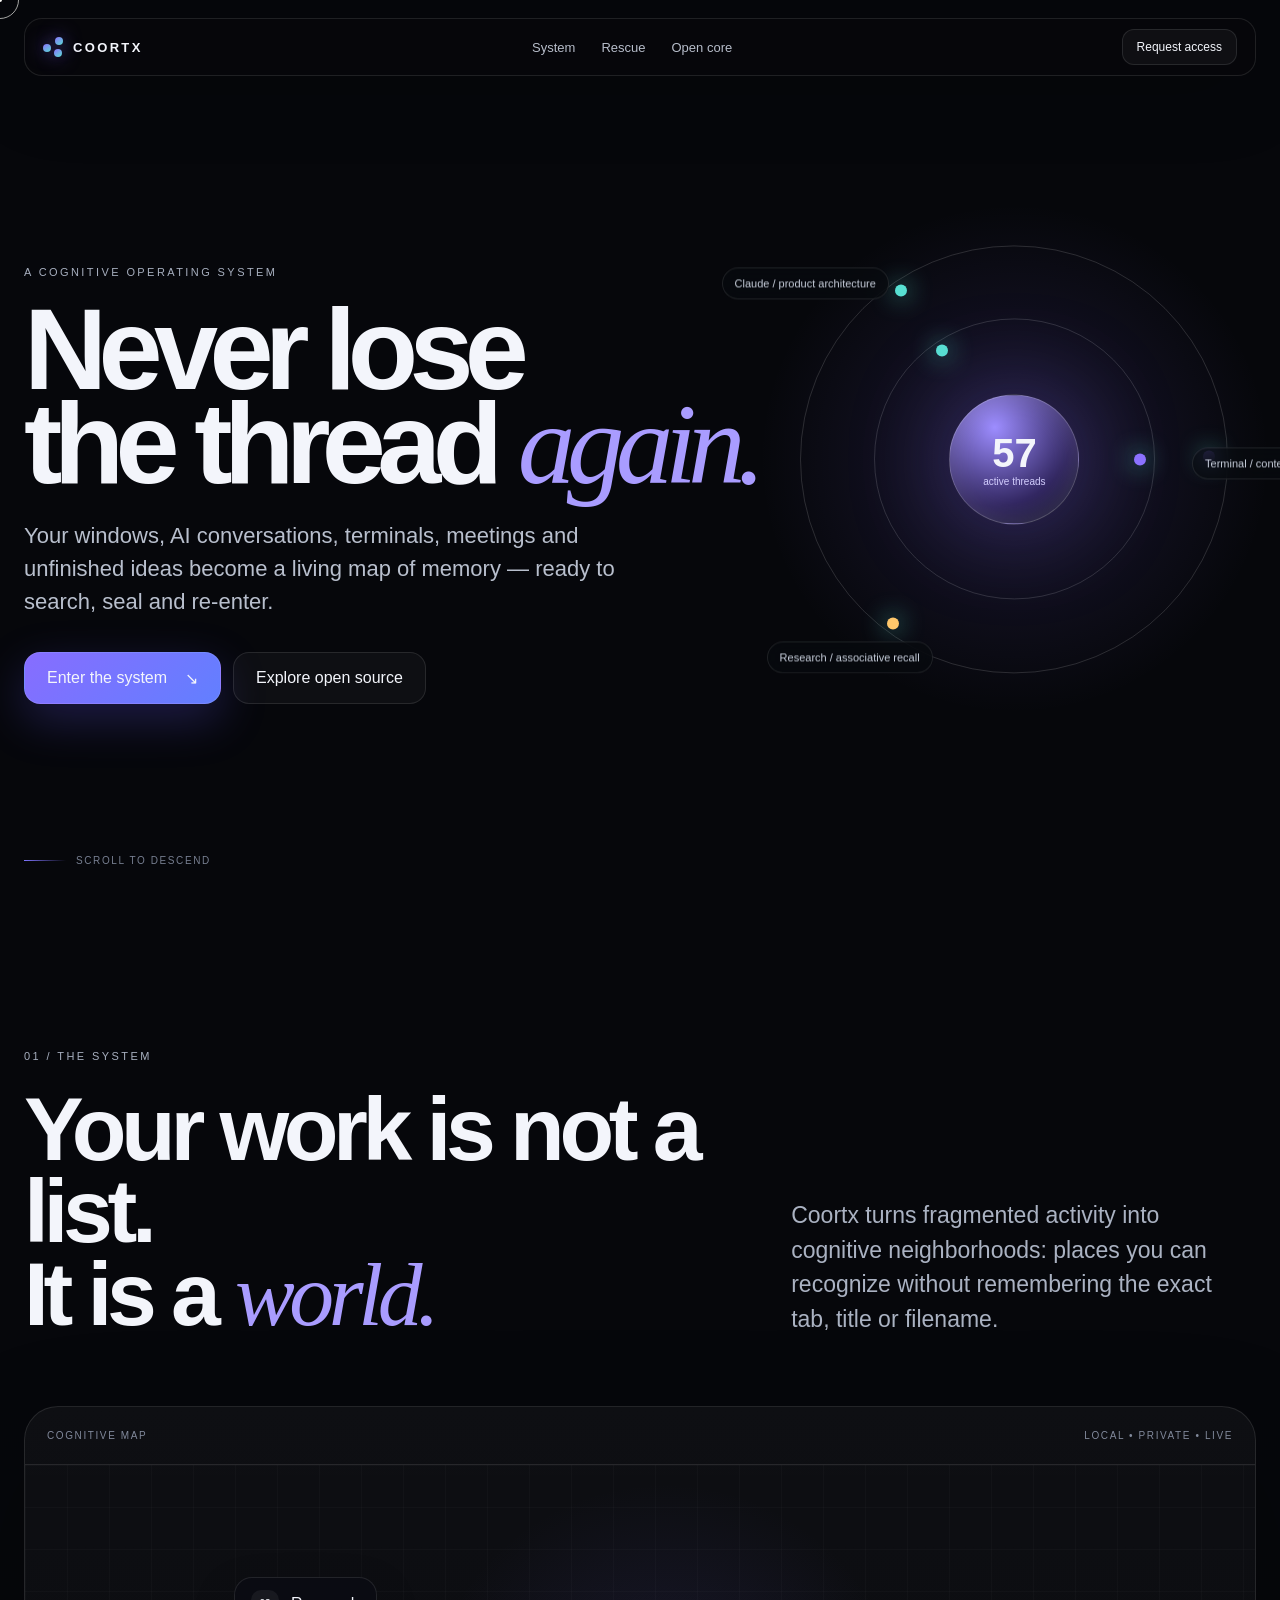
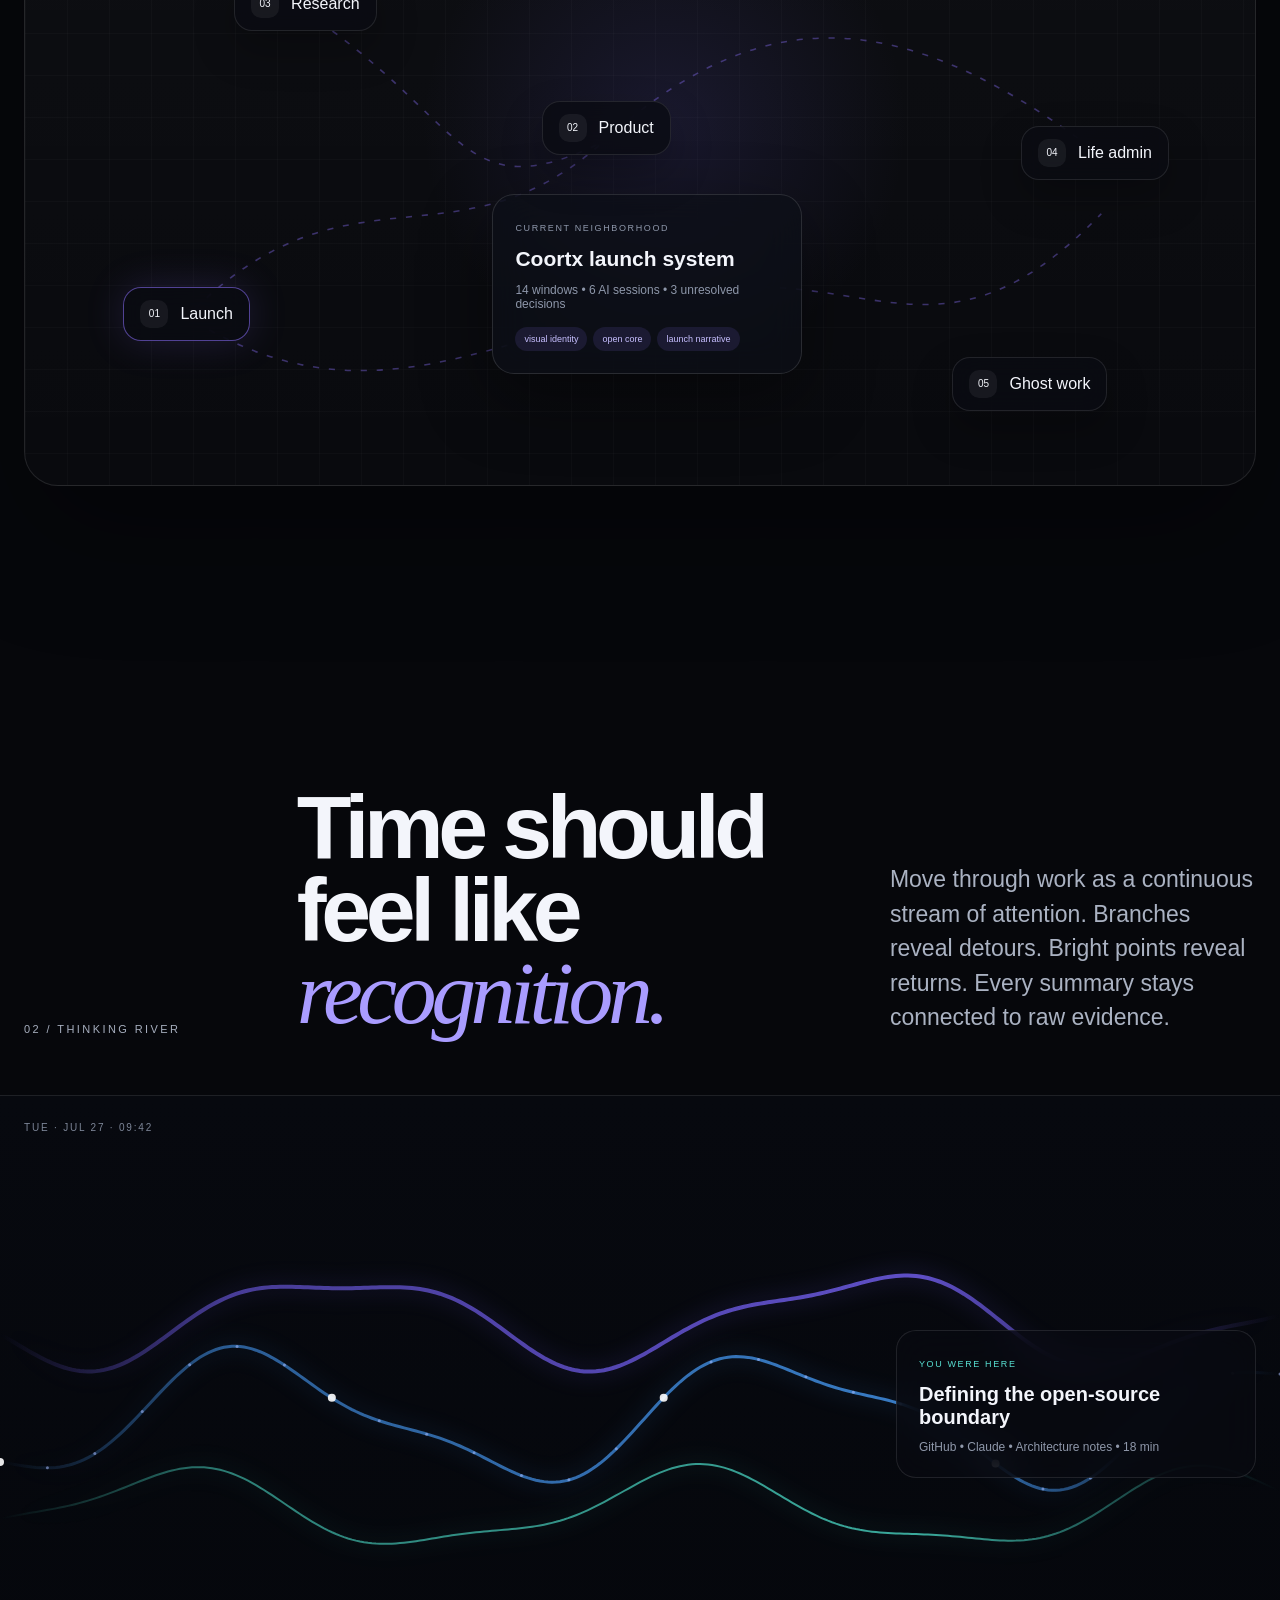
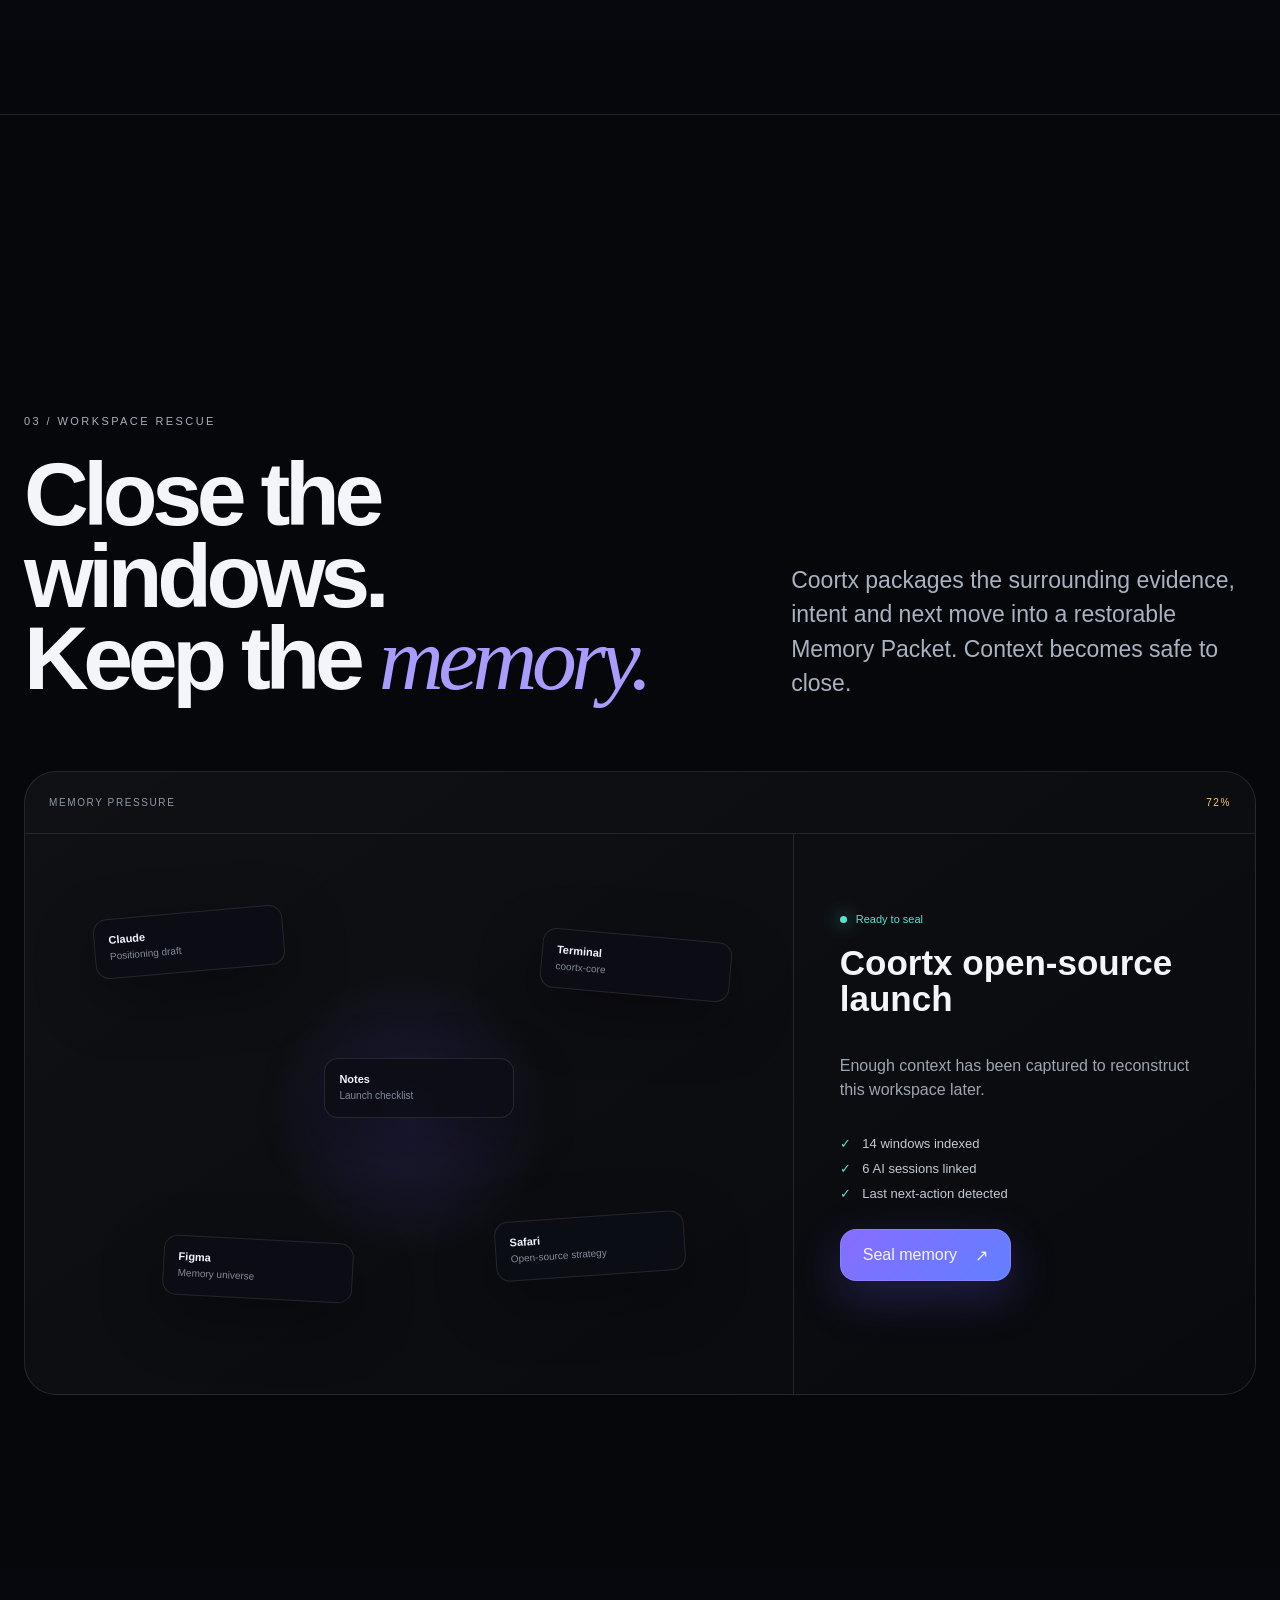
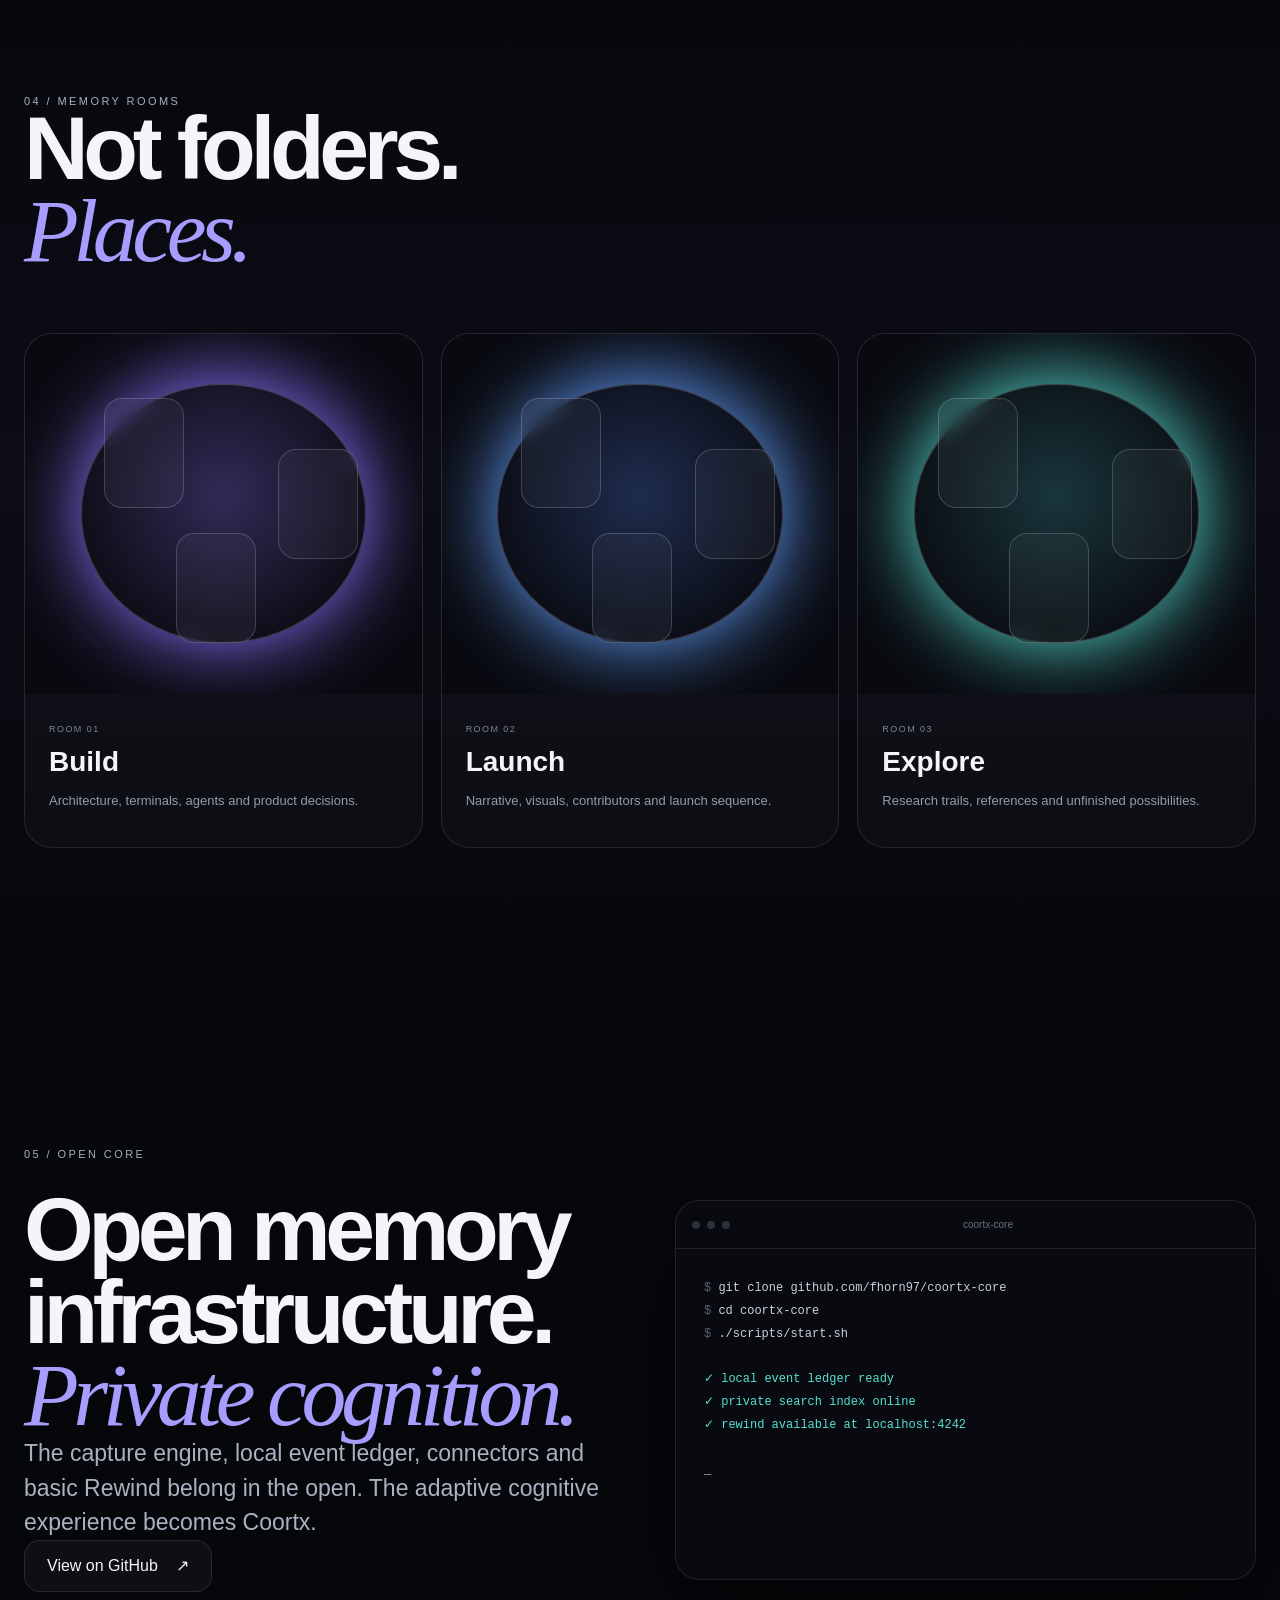
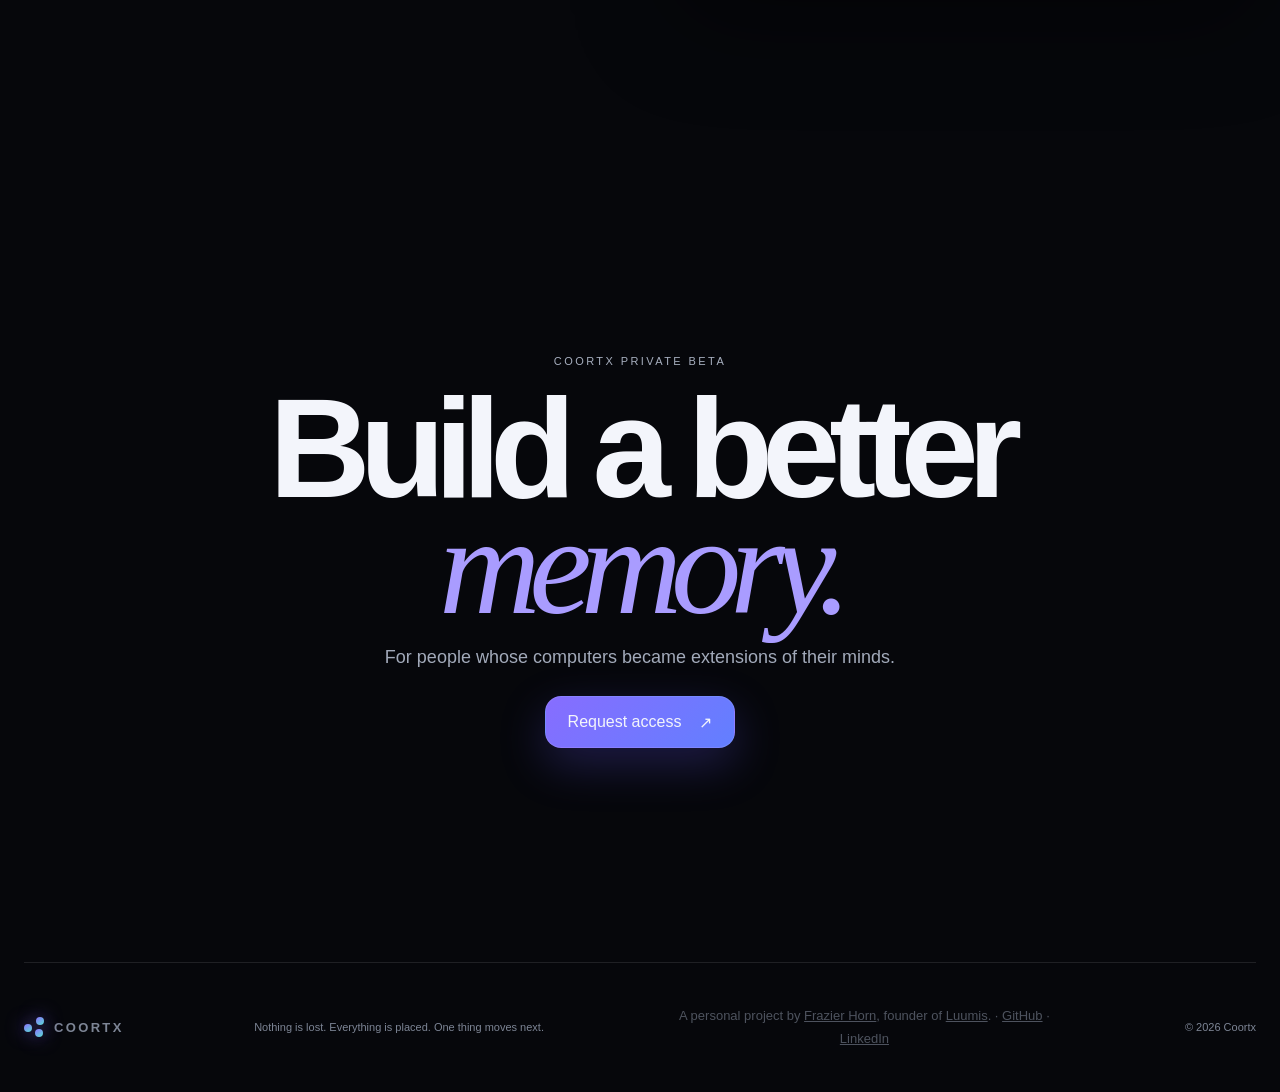
<file: index.html>
<!doctype html>
<html lang="en">
<head>
  <meta charset="utf-8" />
  <meta name="viewport" content="width=device-width, initial-scale=1" />
  <!-- Google tag (gtag.js) -->
  <script async src="https://www.googletagmanager.com/gtag/js?id=G-JJGHP773HW"></script>
  <script>
    window.dataLayer = window.dataLayer || [];
    function gtag(){dataLayer.push(arguments);}
    gtag('js', new Date());

    gtag('config', 'G-JJGHP773HW');
  </script>
  <meta name="theme-color" content="#06070b" />
  <meta name="description" content="Coortx — the cognitive operating system for AI-native work. Capture, map, and re-enter your windows, AI conversations, terminals, and ideas. Built by Frazier Horn." />
  <title>Coortx — Never lose the thread again.</title>
  <link rel="canonical" href="https://coortx.ai/" />
  <meta property="og:title" content="Coortx — Never lose the thread again." />
  <meta property="og:description" content="A cognitive operating system for AI-native work. Your windows, AI conversations, terminals, and ideas become a living map of memory." />
  <meta property="og:url" content="https://coortx.ai/" />
  <meta property="og:type" content="website" />
  <meta property="og:site_name" content="Coortx" />
  <meta name="twitter:card" content="summary_large_image" />
  <meta name="twitter:title" content="Coortx — Never lose the thread again." />
  <meta name="twitter:description" content="A cognitive operating system for AI-native work. Built by Frazier Horn." />
  <script type="application/ld+json">{"@context":"https://schema.org","@type":"SoftwareApplication","name":"Coortx","applicationCategory":"ProductivityApplication","operatingSystem":"macOS","description":"Coortx is a cognitive operating system for AI-native work — capture, map, and re-enter your windows, AI conversations, terminals, and ideas.","url":"https://coortx.ai/","creator":{"@type":"Person","name":"Frazier Horn","url":"https://frazierhorn.com/","jobTitle":"Founder & CEO","worksFor":{"@type":"Organization","name":"Luumis","url":"https://luumis.ai/"},"sameAs":["https://github.com/fhorn97","https://linkedin.com/in/frazierhorn","https://www.crunchbase.com/person/frazier-horn-8ddf"]}}</script>
  <link rel="icon" href="assets/favicon.svg" type="image/svg+xml" />
  <link rel="stylesheet" href="styles.css" />
</head>
<body>
  <canvas id="universe" aria-hidden="true"></canvas>
  <div class="noise" aria-hidden="true"></div>
  <div class="cursor" aria-hidden="true"></div>
  <div class="cursor-dot" aria-hidden="true"></div>

  <header class="nav shell">
    <a class="brand" href="#top" aria-label="Coortx home">
      <span class="brand-mark" aria-hidden="true"><i></i><i></i><i></i></span>
      <span>COORTX</span>
    </a>
    <nav aria-label="Primary">
      <a href="#system">System</a>
      <a href="#rescue">Rescue</a>
      <a href="#open">Open core</a>
    </nav>
    <a class="nav-cta magnetic" href="#access">Request access</a>
  </header>

  <main id="top">
    <section class="hero shell">
      <div class="eyebrow reveal">A cognitive operating system</div>
      <h1 class="hero-title" aria-label="Never lose the thread again.">
        <span class="line reveal">Never lose</span>
        <span class="line reveal delay-1">the thread <em>again.</em></span>
      </h1>
      <p class="hero-copy reveal delay-2">
        Your windows, AI conversations, terminals, meetings and unfinished ideas become a living map of memory — ready to search, seal and re-enter.
      </p>
      <div class="hero-actions reveal delay-3">
        <a class="button primary magnetic" href="#system">Enter the system <span>↘</span></a>
        <a class="button ghost magnetic" href="#open">Explore open source</a>
      </div>

      <div class="orbital-ui" aria-hidden="true">
        <div class="orbit orbit-a"><span></span><span></span><span></span></div>
        <div class="orbit orbit-b"><span></span><span></span></div>
        <div class="core"><b>57</b><small>active threads</small></div>
        <div class="label label-a">Claude / product architecture</div>
        <div class="label label-b">Terminal / context graph</div>
        <div class="label label-c">Research / associative recall</div>
      </div>

      <div class="scroll-cue"><span></span>Scroll to descend</div>
    </section>

    <section class="manifesto shell section-pad" id="system">
      <div class="section-index">01 / THE SYSTEM</div>
      <div class="manifesto-grid">
        <h2 class="section-title reveal">Your work is not a list.<br />It is a <em>world.</em></h2>
        <p class="lede reveal">Coortx turns fragmented activity into cognitive neighborhoods: places you can recognize without remembering the exact tab, title or filename.</p>
      </div>

      <div class="memory-stage reveal">
        <div class="stage-hud">
          <span>COGNITIVE MAP</span>
          <span>LOCAL • PRIVATE • LIVE</span>
        </div>
        <div class="memory-map" id="memoryMap">
          <button class="node n1 active"><span>01</span>Launch</button>
          <button class="node n2"><span>02</span>Product</button>
          <button class="node n3"><span>03</span>Research</button>
          <button class="node n4"><span>04</span>Life admin</button>
          <button class="node n5"><span>05</span>Ghost work</button>
          <svg viewBox="0 0 1000 560" preserveAspectRatio="none" aria-hidden="true">
            <path d="M130 410 C260 260 350 370 470 250 S700 120 860 250" />
            <path d="M150 420 C280 500 380 430 530 390 S740 470 875 315" />
            <path d="M250 150 C360 240 360 310 470 250" />
          </svg>
          <div class="map-card">
            <span class="map-kicker">CURRENT NEIGHBORHOOD</span>
            <strong>Coortx launch system</strong>
            <p>14 windows • 6 AI sessions • 3 unresolved decisions</p>
            <div class="map-tags"><span>visual identity</span><span>open core</span><span>launch narrative</span></div>
          </div>
        </div>
      </div>
    </section>

    <section class="river-section section-pad">
      <div class="shell river-head">
        <div class="section-index">02 / THINKING RIVER</div>
        <h2 class="section-title reveal">Time should feel like<br /><em>recognition.</em></h2>
        <p class="lede reveal">Move through work as a continuous stream of attention. Branches reveal detours. Bright points reveal returns. Every summary stays connected to raw evidence.</p>
      </div>
      <div class="river-wrap reveal">
        <canvas id="river" aria-label="Animated visualization of a thinking river"></canvas>
        <div class="river-overlay shell">
          <div class="river-date">TUE · JUL 27 · 09:42</div>
          <div class="river-moment">
            <small>YOU WERE HERE</small>
            <strong>Defining the open-source boundary</strong>
            <span>GitHub • Claude • Architecture notes • 18 min</span>
          </div>
        </div>
      </div>
    </section>

    <section class="rescue shell section-pad" id="rescue">
      <div class="section-index">03 / WORKSPACE RESCUE</div>
      <div class="split-head">
        <h2 class="section-title reveal">Close the windows.<br />Keep the <em>memory.</em></h2>
        <p class="lede reveal">Coortx packages the surrounding evidence, intent and next move into a restorable Memory Packet. Context becomes safe to close.</p>
      </div>

      <div class="rescue-console reveal" id="rescueConsole">
        <div class="console-top">
          <span>MEMORY PRESSURE</span>
          <span class="pressure-value">72%</span>
        </div>
        <div class="console-grid">
          <div class="window-cloud">
            <div class="mini-window w1"><b>Claude</b><span>Positioning draft</span></div>
            <div class="mini-window w2"><b>Terminal</b><span>coortx-core</span></div>
            <div class="mini-window w3"><b>Figma</b><span>Memory universe</span></div>
            <div class="mini-window w4"><b>Safari</b><span>Open-source strategy</span></div>
            <div class="mini-window w5"><b>Notes</b><span>Launch checklist</span></div>
            <div class="packet"><span></span><b>MEMORY<br/>PACKET</b></div>
          </div>
          <div class="rescue-copy">
            <span class="status-dot">Ready to seal</span>
            <h3>Coortx open-source launch</h3>
            <p>Enough context has been captured to reconstruct this workspace later.</p>
            <ul>
              <li><span>✓</span> 14 windows indexed</li>
              <li><span>✓</span> 6 AI sessions linked</li>
              <li><span>✓</span> Last next-action detected</li>
            </ul>
            <button class="button primary magnetic" id="sealButton">Seal memory <span>↗</span></button>
            <div class="sealed-message" aria-live="polite">Memory sealed. This workspace is safe to close.</div>
          </div>
        </div>
      </div>
    </section>

    <section class="rooms section-pad">
      <div class="shell">
        <div class="section-index">04 / MEMORY ROOMS</div>
        <h2 class="section-title reveal">Not folders.<br /><em>Places.</em></h2>
        <div class="rooms-grid">
          <article class="room-card reveal" data-room="01">
            <div class="room-visual room-violet"><span></span><span></span><span></span></div>
            <div class="room-meta"><small>ROOM 01</small><strong>Build</strong><p>Architecture, terminals, agents and product decisions.</p></div>
          </article>
          <article class="room-card reveal" data-room="02">
            <div class="room-visual room-blue"><span></span><span></span><span></span></div>
            <div class="room-meta"><small>ROOM 02</small><strong>Launch</strong><p>Narrative, visuals, contributors and launch sequence.</p></div>
          </article>
          <article class="room-card reveal" data-room="03">
            <div class="room-visual room-teal"><span></span><span></span><span></span></div>
            <div class="room-meta"><small>ROOM 03</small><strong>Explore</strong><p>Research trails, references and unfinished possibilities.</p></div>
          </article>
        </div>
      </div>
    </section>

    <section class="open-core shell section-pad" id="open">
      <div class="section-index">05 / OPEN CORE</div>
      <div class="open-grid">
        <div>
          <h2 class="section-title reveal">Open memory infrastructure.<br /><em>Private cognition.</em></h2>
          <p class="lede reveal">The capture engine, local event ledger, connectors and basic Rewind belong in the open. The adaptive cognitive experience becomes Coortx.</p>
          <a class="button ghost magnetic reveal" href="https://github.com/fhorn97/coortx-core" target="_blank" rel="noopener">View on GitHub <span>↗</span></a>
        </div>
        <div class="terminal reveal" role="img" aria-label="Terminal showing Coortx installation">
          <div class="terminal-bar"><i></i><i></i><i></i><span>coortx-core</span></div>
          <pre><code><span class="muted">$</span> git clone github.com/fhorn97/coortx-core
<span class="muted">$</span> cd coortx-core
<span class="muted">$</span> ./scripts/start.sh

<span class="success">✓ local event ledger ready</span>
<span class="success">✓ private search index online</span>
<span class="success">✓ rewind available at localhost:4242</span>

<span class="cursor-block">_</span></code></pre>
        </div>
      </div>
    </section>

    <section class="final-cta shell" id="access">
      <div class="cta-orb" aria-hidden="true"></div>
      <div class="eyebrow reveal">COORTX PRIVATE BETA</div>
      <h2 class="reveal">Build a better<br /><em>memory.</em></h2>
      <p class="reveal">For people whose computers became extensions of their minds.</p>
      <a class="button primary magnetic reveal" href="mailto:hello@coortx.ai?subject=Coortx%20private%20beta">Request access <span>↗</span></a>
    </section>
  </main>

  <footer class="footer shell">
    <a class="brand" href="#top"><span class="brand-mark"><i></i><i></i><i></i></span><span>COORTX</span></a>
    <p>Nothing is lost. Everything is placed. One thing moves next.</p>
    <p style="font-size:13px;opacity:0.6;line-height:1.8;margin:4px 0;">
      A personal project by <a href="https://frazierhorn.com/" target="_blank" rel="noopener" style="color:inherit;text-decoration:underline;">Frazier Horn</a>,
      founder of <a href="https://luumis.ai/" target="_blank" rel="noopener" style="color:inherit;text-decoration:underline;">Luumis</a>.
      ·
      <a href="https://github.com/fhorn97/coortx-core" target="_blank" rel="noopener" style="color:inherit;text-decoration:underline;">GitHub</a>
      ·
      <a href="https://linkedin.com/in/frazierhorn" target="_blank" rel="noopener" style="color:inherit;text-decoration:underline;">LinkedIn</a>
    </p>
    <span>© 2026 Coortx</span>
  </footer>

  <script src="app.js"></script>
</body>
</html>
</file>
<file: styles.css>
:root{
  --bg:#06070b;--panel:#0b0d13;--text:#f3f5fb;--muted:#9299aa;--line:rgba(255,255,255,.1);
  --violet:#8d72ff;--blue:#65a2ff;--teal:#58e0d2;--amber:#ffc76b;--ease:cubic-bezier(.22,1,.36,1)
}
*{box-sizing:border-box}html{scroll-behavior:smooth;background:var(--bg)}body{margin:0;background:var(--bg);color:var(--text);font-family:Inter,ui-sans-serif,-apple-system,BlinkMacSystemFont,"Segoe UI",sans-serif;overflow-x:hidden}
a{color:inherit;text-decoration:none}button{font:inherit;color:inherit}canvas#universe{position:fixed;inset:0;width:100%;height:100%;z-index:-3}.noise{position:fixed;inset:0;z-index:-2;pointer-events:none;opacity:.11;background-image:url("data:image/svg+xml,%3Csvg viewBox='0 0 180 180' xmlns='http://www.w3.org/2000/svg'%3E%3Cfilter id='n'%3E%3CfeTurbulence type='fractalNoise' baseFrequency='.85' numOctaves='4' stitchTiles='stitch'/%3E%3C/filter%3E%3Crect width='100%25' height='100%25' filter='url(%23n)' opacity='.38'/%3E%3C/svg%3E")}.shell{width:min(1240px,calc(100% - 48px));margin:0 auto}.nav{position:fixed;left:50%;top:18px;transform:translateX(-50%);height:58px;padding:0 18px;display:flex;align-items:center;justify-content:space-between;border:1px solid var(--line);background:rgba(7,8,12,.58);backdrop-filter:blur(18px);border-radius:18px;z-index:20;box-shadow:0 20px 70px rgba(0,0,0,.2)}.brand{display:flex;align-items:center;gap:10px;font-weight:800;letter-spacing:.18em;font-size:13px}.brand-mark{position:relative;width:20px;height:20px;display:block}.brand-mark i{position:absolute;width:8px;height:8px;border-radius:50%;background:linear-gradient(145deg,var(--violet),var(--teal));box-shadow:0 0 18px rgba(141,114,255,.7)}.brand-mark i:nth-child(1){left:0;top:7px}.brand-mark i:nth-child(2){right:0;top:0}.brand-mark i:nth-child(3){right:1px;bottom:0}.nav nav{display:flex;gap:26px;color:#b7bdca;font-size:13px}.nav nav a:hover{color:white}.nav-cta{font-size:12px;padding:10px 14px;border:1px solid var(--line);border-radius:12px;background:rgba(255,255,255,.04)}
.hero{position:relative;min-height:100svh;padding-top:140px;padding-bottom:70px;display:flex;flex-direction:column;justify-content:center}.eyebrow,.section-index{font-size:11px;letter-spacing:.22em;color:#a7afbf;text-transform:uppercase}.hero-title{margin:24px 0 28px;font-size:clamp(62px,9vw,145px);line-height:.82;letter-spacing:-.075em;font-weight:630;max-width:1050px}.hero-title .line{display:block}.hero-title em,.section-title em,.final-cta em{font-family:Georgia,serif;font-weight:400;color:#a99cff}.hero-copy{max-width:620px;font-size:clamp(17px,2vw,22px);line-height:1.5;color:#b8bfcd;margin:0 0 34px}.hero-actions{display:flex;gap:12px}.button{display:inline-flex;align-items:center;justify-content:center;gap:18px;min-height:52px;padding:0 22px;border-radius:16px;border:1px solid var(--line);transition:transform .3s var(--ease),background .3s}.button.primary{background:linear-gradient(135deg,#876dff,#627fff);box-shadow:0 16px 46px rgba(103,91,255,.25)}.button.ghost{background:rgba(255,255,255,.035)}.button:hover{transform:translateY(-3px)}.orbital-ui{position:absolute;right:-40px;top:51%;transform:translateY(-50%);width:min(44vw,570px);aspect-ratio:1;border-radius:50%;background:radial-gradient(circle,rgba(141,114,255,.16),rgba(6,7,11,0) 64%)}.core{position:absolute;left:50%;top:50%;transform:translate(-50%,-50%);width:130px;height:130px;border-radius:50%;display:flex;flex-direction:column;align-items:center;justify-content:center;background:radial-gradient(circle at 35% 25%,#9d8dff,#312660 62%,#0a0d15);box-shadow:0 0 100px rgba(130,102,255,.35),inset 0 0 28px rgba(255,255,255,.13);border:1px solid rgba(255,255,255,.24)}.core b{font-size:40px}.core small{font-size:10px;color:#d2cdfd}.orbit{position:absolute;inset:12%;border:1px solid rgba(255,255,255,.14);border-radius:50%;animation:spin 22s linear infinite}.orbit-b{inset:25%;animation-direction:reverse;animation-duration:14s}.orbit span{position:absolute;width:12px;height:12px;border-radius:50%;background:var(--teal);box-shadow:0 0 25px var(--teal)}.orbit span:nth-child(1){top:9%;left:22%}.orbit span:nth-child(2){right:3%;top:48%;background:var(--violet)}.orbit span:nth-child(3){bottom:10%;left:20%;background:var(--amber)}.label{position:absolute;font-size:11px;color:#c9d0dd;padding:9px 12px;border:1px solid var(--line);border-radius:999px;background:rgba(8,10,15,.7);backdrop-filter:blur(10px)}.label-a{top:16%;left:-2%}.label-b{right:-7%;top:48%}.label-c{left:6%;bottom:12%}.scroll-cue{position:absolute;bottom:34px;left:0;display:flex;align-items:center;gap:10px;font-size:10px;letter-spacing:.16em;color:#777f91;text-transform:uppercase}.scroll-cue span{width:42px;height:1px;background:linear-gradient(90deg,#7f75ff,transparent)}
.section-pad{padding-top:150px;padding-bottom:150px}.manifesto-grid,.split-head{display:grid;grid-template-columns:1.2fr .8fr;gap:70px;align-items:end;margin:26px 0 70px}.section-title{font-size:clamp(52px,7vw,106px);line-height:.92;letter-spacing:-.06em;margin:0;font-weight:560}.lede{font-size:clamp(17px,2vw,23px);line-height:1.5;color:#aab2c2;margin:0;max-width:620px}.memory-stage{border:1px solid var(--line);background:linear-gradient(180deg,rgba(255,255,255,.035),rgba(255,255,255,.015));border-radius:34px;overflow:hidden;box-shadow:0 50px 120px rgba(0,0,0,.3)}.stage-hud{height:58px;padding:0 22px;display:flex;align-items:center;justify-content:space-between;border-bottom:1px solid var(--line);font-size:10px;letter-spacing:.16em;color:#81899b}.memory-map{position:relative;min-height:620px;background:radial-gradient(circle at 52% 42%,rgba(90,80,180,.18),transparent 33%),linear-gradient(rgba(255,255,255,.018) 1px,transparent 1px),linear-gradient(90deg,rgba(255,255,255,.018) 1px,transparent 1px);background-size:auto,42px 42px,42px 42px}.memory-map svg{position:absolute;inset:0;width:100%;height:100%}.memory-map path{fill:none;stroke:rgba(141,114,255,.38);stroke-width:1.4;stroke-dasharray:5 8;animation:dash 18s linear infinite}.node{position:absolute;z-index:2;border:1px solid var(--line);background:rgba(10,12,19,.82);backdrop-filter:blur(12px);border-radius:18px;padding:12px 16px;display:flex;align-items:center;gap:12px;box-shadow:0 18px 40px rgba(0,0,0,.25)}.node span{width:28px;height:28px;display:grid;place-items:center;border-radius:10px;background:rgba(255,255,255,.06);font-size:10px}.node.active{border-color:rgba(141,114,255,.55);box-shadow:0 0 40px rgba(141,114,255,.16)}.n1{left:8%;top:68%}.n2{left:42%;top:38%}.n3{left:17%;top:18%}.n4{right:7%;top:42%}.n5{right:12%;bottom:12%}.map-card{position:absolute;left:38%;top:53%;width:310px;padding:22px;border:1px solid rgba(255,255,255,.12);border-radius:22px;background:rgba(13,15,23,.74);backdrop-filter:blur(18px);box-shadow:0 25px 70px rgba(0,0,0,.4)}.map-kicker{font-size:9px;letter-spacing:.18em;color:#8e97aa}.map-card strong{display:block;margin:12px 0 6px;font-size:21px}.map-card p{font-size:12px;color:#8e97aa}.map-tags{display:flex;gap:6px;flex-wrap:wrap;margin-top:16px}.map-tags span{font-size:9px;padding:7px 9px;border-radius:999px;background:rgba(141,114,255,.12);color:#c7bfff}
.river-section{overflow:hidden}.river-head{display:grid;grid-template-columns:.5fr 1.2fr .8fr;gap:44px;align-items:end;margin-bottom:60px}.river-wrap{position:relative;height:620px;border-top:1px solid var(--line);border-bottom:1px solid var(--line);background:linear-gradient(180deg,#07090f,#05070c)}#river{width:100%;height:100%}.river-overlay{position:absolute;inset:0;pointer-events:none}.river-date{position:absolute;top:26px;left:0;font-size:10px;letter-spacing:.18em;color:#7d8698}.river-moment{position:absolute;right:0;top:38%;width:min(360px,50%);padding:22px;border:1px solid var(--line);border-radius:20px;background:rgba(9,11,17,.72);backdrop-filter:blur(18px)}.river-moment small{font-size:9px;letter-spacing:.18em;color:var(--teal)}.river-moment strong{display:block;margin:12px 0 8px;font-size:20px}.river-moment span{font-size:12px;color:#8f98aa}
.rescue-console{border:1px solid var(--line);border-radius:32px;background:linear-gradient(145deg,rgba(255,255,255,.045),rgba(255,255,255,.015));overflow:hidden}.console-top{height:62px;display:flex;align-items:center;justify-content:space-between;padding:0 24px;border-bottom:1px solid var(--line);font-size:10px;letter-spacing:.16em;color:#8f97a8}.pressure-value{color:var(--amber)}.console-grid{display:grid;grid-template-columns:1.25fr .75fr;min-height:560px}.window-cloud{position:relative;overflow:hidden;border-right:1px solid var(--line);background:radial-gradient(circle at 50% 50%,rgba(119,92,255,.17),transparent 30%)}.mini-window{position:absolute;width:190px;padding:14px;border:1px solid var(--line);border-radius:14px;background:rgba(12,14,21,.92);box-shadow:0 20px 60px rgba(0,0,0,.35);transition:all .8s var(--ease)}.mini-window b{display:block;font-size:11px}.mini-window span{font-size:10px;color:#81899a}.w1{left:9%;top:14%;transform:rotate(-5deg)}.w2{right:8%;top:18%;transform:rotate(5deg)}.w3{left:18%;bottom:17%;transform:rotate(3deg)}.w4{right:14%;bottom:21%;transform:rotate(-4deg)}.w5{left:39%;top:40%}.packet{position:absolute;left:50%;top:50%;transform:translate(-50%,-50%) scale(.4);opacity:0;width:160px;height:190px;border-radius:28px;display:grid;place-items:center;text-align:center;background:linear-gradient(145deg,#7860ff,#274b7b);box-shadow:0 0 90px rgba(113,92,255,.5);transition:all .8s var(--ease)}.packet span{position:absolute;inset:10px;border:1px solid rgba(255,255,255,.35);border-radius:22px}.packet b{font-size:15px;letter-spacing:.12em}.rescue-copy{padding:64px 46px;display:flex;flex-direction:column;justify-content:center}.status-dot{font-size:11px;color:var(--teal)}.status-dot:before{content:"";display:inline-block;width:7px;height:7px;border-radius:50%;background:var(--teal);box-shadow:0 0 18px var(--teal);margin-right:9px}.rescue-copy h3{font-size:35px;line-height:1.05;margin:20px 0}.rescue-copy p{color:#9da5b5;line-height:1.5}.rescue-copy ul{list-style:none;padding:0;margin:18px 0 28px;display:grid;gap:10px;color:#c3c9d4;font-size:13px}.rescue-copy li span{color:var(--teal);margin-right:8px}.rescue-copy .button{align-self:flex-start}.sealed-message{font-size:12px;color:var(--teal);margin-top:20px;opacity:0;transform:translateY(8px);transition:.4s}.rescue-console.sealed .mini-window{left:50%;top:50%;right:auto;bottom:auto;transform:translate(-50%,-50%) scale(.25);opacity:0}.rescue-console.sealed .packet{transform:translate(-50%,-50%) scale(1);opacity:1}.rescue-console.sealed .pressure-value{color:var(--teal)}.rescue-console.sealed .sealed-message{opacity:1;transform:none}
.rooms{background:linear-gradient(180deg,transparent,rgba(141,114,255,.05),transparent)}.rooms-grid{display:grid;grid-template-columns:repeat(3,1fr);gap:18px;margin-top:60px}.room-card{border:1px solid var(--line);border-radius:28px;overflow:hidden;background:rgba(255,255,255,.025);transition:transform .45s var(--ease),border-color .3s}.room-card:hover{transform:translateY(-12px);border-color:rgba(255,255,255,.24)}.room-visual{height:360px;position:relative;overflow:hidden;background:#0a0c12}.room-visual:before{content:"";position:absolute;inset:14%;border:1px solid rgba(255,255,255,.18);border-radius:50%;box-shadow:0 0 80px currentColor}.room-visual span{position:absolute;width:80px;height:110px;border:1px solid rgba(255,255,255,.18);border-radius:18px;background:rgba(255,255,255,.04);backdrop-filter:blur(10px);animation:float 5s ease-in-out infinite}.room-visual span:nth-child(1){left:20%;top:18%}.room-visual span:nth-child(2){right:16%;top:32%;animation-delay:-2s}.room-visual span:nth-child(3){left:38%;bottom:14%;animation-delay:-3s}.room-violet{color:var(--violet);background:radial-gradient(circle at 50% 45%,rgba(141,114,255,.26),#090a10 60%)}.room-blue{color:var(--blue);background:radial-gradient(circle at 50% 45%,rgba(77,139,255,.22),#090a10 60%)}.room-teal{color:var(--teal);background:radial-gradient(circle at 50% 45%,rgba(57,219,201,.18),#090a10 60%)}.room-meta{padding:24px}.room-meta small{font-size:9px;letter-spacing:.16em;color:#7f8796}.room-meta strong{display:block;font-size:28px;margin:10px 0}.room-meta p{font-size:13px;line-height:1.5;color:#939bab}
.open-grid{display:grid;grid-template-columns:1fr 1fr;gap:70px;align-items:center;margin-top:28px}.terminal{border:1px solid var(--line);border-radius:24px;background:#080a0f;box-shadow:0 40px 100px rgba(0,0,0,.45);overflow:hidden}.terminal-bar{height:48px;display:flex;align-items:center;gap:7px;padding:0 16px;border-bottom:1px solid var(--line)}.terminal-bar i{width:8px;height:8px;border-radius:50%;background:#2b303b}.terminal-bar span{margin-left:auto;margin-right:auto;font-size:10px;color:#686f7e}.terminal pre{margin:0;padding:28px;overflow:auto;min-height:330px;color:#cbd1dc;font-size:12px;line-height:1.9}.muted{color:#596171}.success{color:var(--teal)}.cursor-block{animation:blink 1s steps(1) infinite}.final-cta{position:relative;min-height:820px;display:flex;flex-direction:column;align-items:center;justify-content:center;text-align:center;overflow:hidden}.final-cta h2{font-size:clamp(72px,11vw,160px);line-height:.82;letter-spacing:-.08em;margin:24px 0}.final-cta p{font-size:18px;color:#a2aaba;margin:0 0 28px}.cta-orb{position:absolute;width:650px;height:650px;border-radius:50%;background:radial-gradient(circle at 45% 40%,rgba(167,143,255,.6),rgba(79,49,168,.23) 35%,transparent 68%);filter:blur(8px);z-index:-1;animation:breathe 5s ease-in-out infinite}.footer{min-height:130px;border-top:1px solid var(--line);display:flex;align-items:center;justify-content:space-between;color:#7d8595;font-size:11px}.footer p{max-width:380px;text-align:center}
.reveal{opacity:0;transform:translateY(32px);transition:opacity .9s var(--ease),transform .9s var(--ease)}.reveal.visible{opacity:1;transform:none}.delay-1{transition-delay:.1s}.delay-2{transition-delay:.2s}.delay-3{transition-delay:.3s}.cursor,.cursor-dot{position:fixed;left:0;top:0;pointer-events:none;z-index:50;border-radius:50%;mix-blend-mode:difference}.cursor{width:38px;height:38px;border:1px solid rgba(255,255,255,.65);transform:translate(-50%,-50%);transition:width .25s,height .25s,background .25s}.cursor-dot{width:4px;height:4px;background:white;transform:translate(-50%,-50%)}body.link-hover .cursor{width:66px;height:66px;background:rgba(255,255,255,.08)}
@keyframes spin{to{transform:rotate(360deg)}}@keyframes dash{to{stroke-dashoffset:-200}}@keyframes float{50%{transform:translateY(-18px) rotate(2deg)}}@keyframes blink{50%{opacity:0}}@keyframes breathe{50%{transform:scale(1.08);opacity:.75}}
@media(max-width:900px){.nav nav{display:none}.orbital-ui{opacity:.42;right:-45%;width:90vw}.hero-title{max-width:760px}.manifesto-grid,.split-head,.open-grid,.river-head{grid-template-columns:1fr}.console-grid{grid-template-columns:1fr}.window-cloud{min-height:430px;border-right:0;border-bottom:1px solid var(--line)}.rooms-grid{grid-template-columns:1fr}.room-visual{height:300px}.memory-map{min-height:560px}.map-card{left:12%;top:49%;width:76%}.node{font-size:10px}.footer{flex-direction:column;justify-content:center;gap:18px}.footer p{order:3}.cursor,.cursor-dot{display:none}}
@media(max-width:600px){.shell{width:min(100% - 28px,1240px)}.nav{width:calc(100% - 24px)}.nav-cta{display:none}.hero{padding-top:110px}.hero-title{font-size:59px}.hero-actions{flex-direction:column;align-items:flex-start}.section-pad{padding-top:100px;padding-bottom:100px}.section-title{font-size:56px}.memory-map{min-height:520px}.n3,.n5{display:none}.n1{left:4%}.n2{left:54%;top:24%}.n4{right:3%;top:72%}.river-wrap{height:500px}.river-moment{left:14px;right:14px;top:auto;bottom:22px;width:auto}.rescue-copy{padding:40px 24px}.mini-window{width:145px}.final-cta{min-height:650px}.final-cta h2{font-size:76px}}
@media(prefers-reduced-motion:reduce){*{animation:none!important;scroll-behavior:auto!important;transition-duration:.01ms!important}.reveal{opacity:1;transform:none}}
</file>
